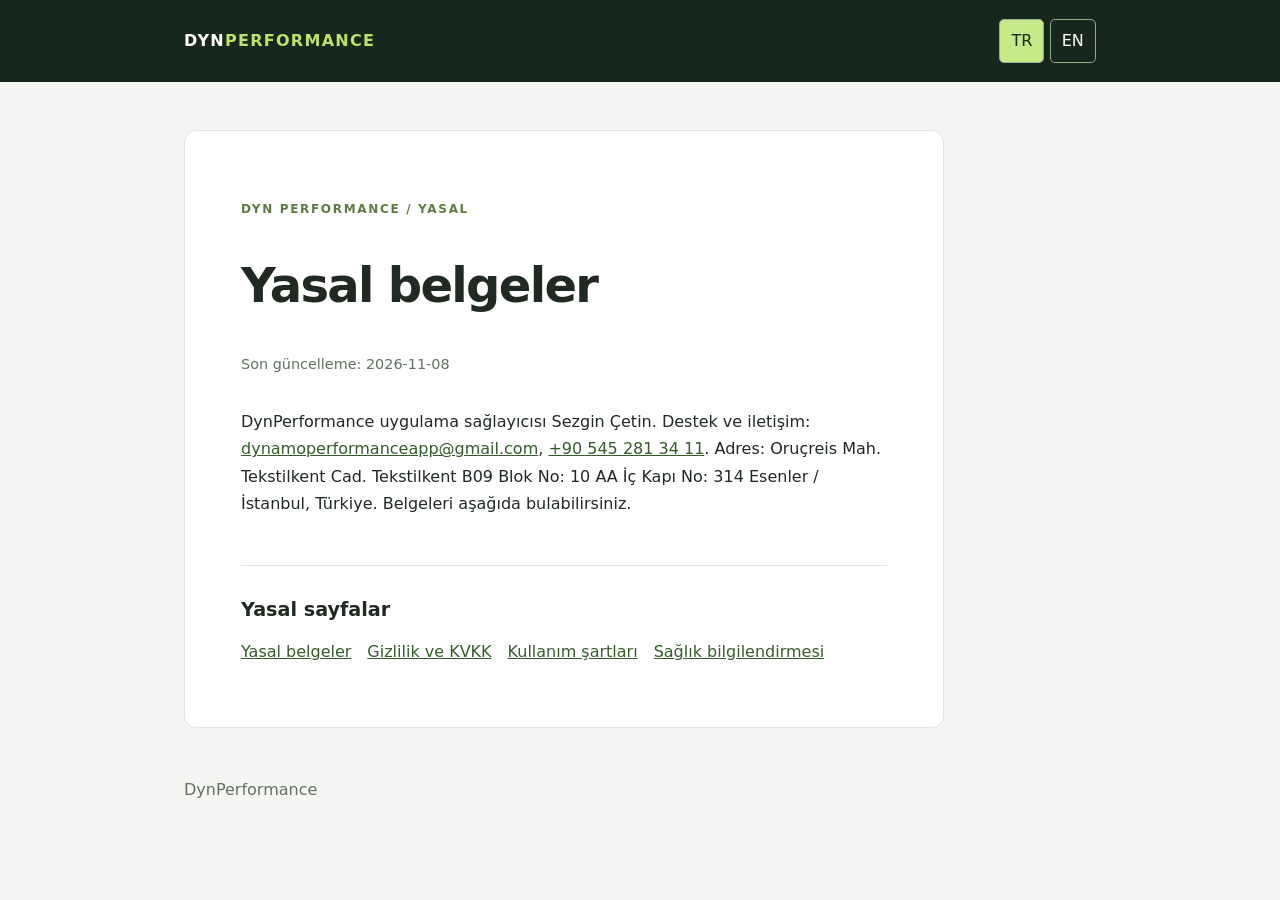
<file: index.html>
<!doctype html><html lang="tr"><head><meta charset="utf-8"><meta name="viewport" content="width=device-width,initial-scale=1"><title>Yasal belgeler | DynPerformance</title><link rel="stylesheet" href="style.css"><script defer src="language.js"></script></head><body><header><div class="bar"><a class="brand" href="index.html">DYN<span>PERFORMANCE</span></a><div aria-label="Language"><button data-lang="tr" aria-pressed="true">TR</button> <button data-lang="en" aria-pressed="false">EN</button></div></div></header><main><article lang="tr" data-content="tr"><p class="eyebrow">DYN PERFORMANCE / YASAL</p><h1>Yasal belgeler</h1><p class="date">Son güncelleme: <time datetime="2026-11-08">2026-11-08</time></p><p>DynPerformance uygulama sağlayıcısı Sezgin Çetin. Destek ve iletişim: <a href="mailto:dynamoperformanceapp@gmail.com">dynamoperformanceapp@gmail.com</a>, <a href="tel:+905452813411">+90 545 281 34 11</a>. Adres: Oruçreis Mah. Tekstilkent Cad. Tekstilkent B09 Blok No: 10 AA İç Kapı No: 314 Esenler / İstanbul, Türkiye. Belgeleri aşağıda bulabilirsiniz.</p><nav><h2>Yasal sayfalar</h2><a href="index.html">Yasal belgeler</a><a href="privacy-policy.html">Gizlilik ve KVKK</a><a href="terms-of-use.html">Kullanım şartları</a><a href="health-disclaimer.html">Sağlık bilgilendirmesi</a></nav></article><article lang="en" data-content="en"><p class="eyebrow">DYN PERFORMANCE / LEGAL</p><h1>Legal documents</h1><p class="date">Last updated: <time datetime="2026-11-08">2026-11-08</time></p><p>DynPerformance app provider: Sezgin Çetin. Support and contact: <a href="mailto:dynamoperformanceapp@gmail.com">dynamoperformanceapp@gmail.com</a>, <a href="tel:+905452813411">+90 545 281 34 11</a>. Address: Oruçreis Mah. Tekstilkent Cad. Tekstilkent B09 Blok No: 10 AA İç Kapı No: 314 Esenler / İstanbul, Türkiye. Find the documents below.</p><nav><h2>Legal pages</h2><a href="index.html">Legal documents</a><a href="privacy-policy.html">Privacy and personal data</a><a href="terms-of-use.html">Terms of use</a><a href="health-disclaimer.html">Health disclaimer</a></nav></article></main><footer>DynPerformance</footer></body></html>
</file>
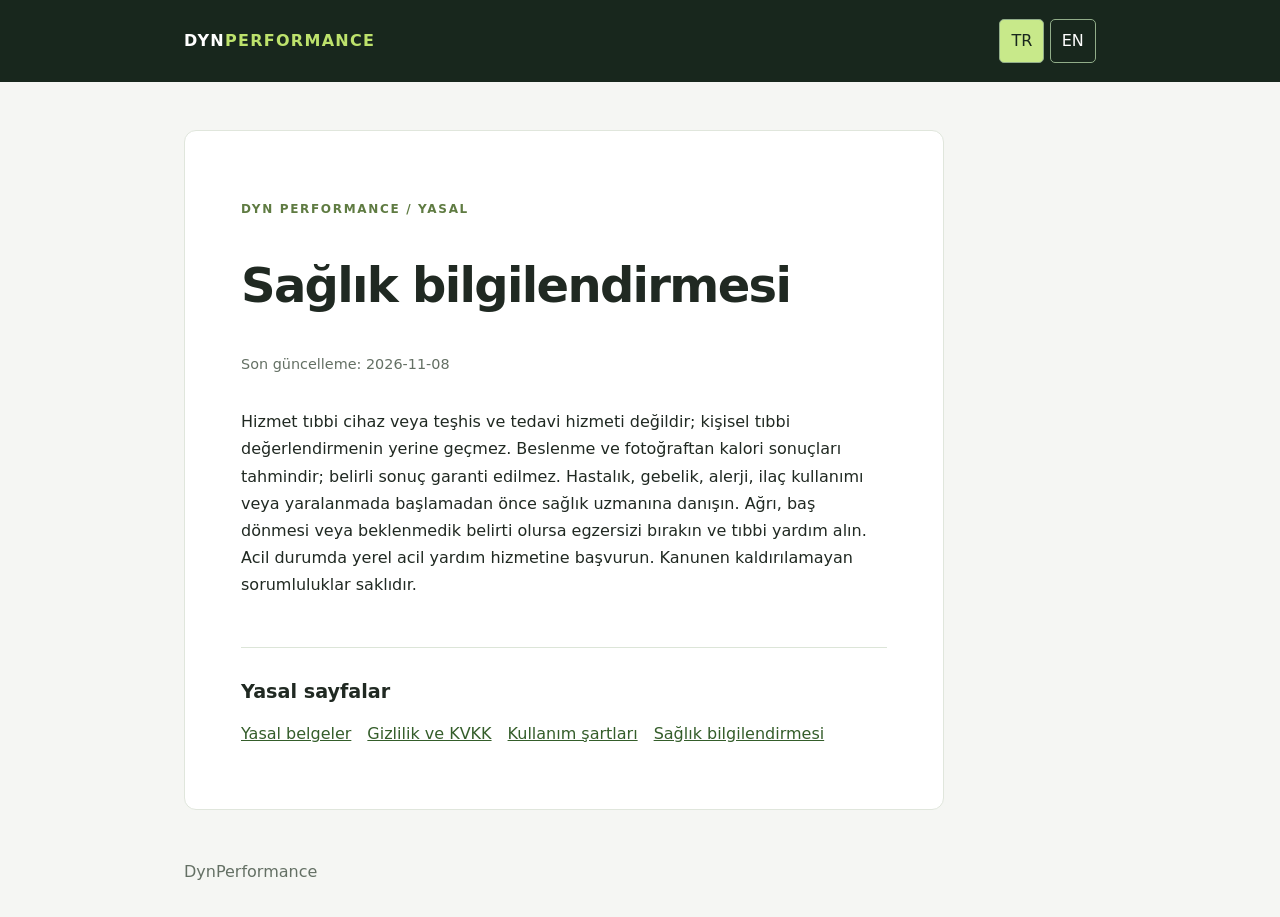
<file: health-disclaimer.html>
<!doctype html><html lang="tr"><head><meta charset="utf-8"><meta name="viewport" content="width=device-width,initial-scale=1"><title>Sağlık bilgilendirmesi | DynPerformance</title><link rel="stylesheet" href="style.css"><script defer src="language.js"></script></head><body><header><div class="bar"><a class="brand" href="index.html">DYN<span>PERFORMANCE</span></a><div aria-label="Language"><button data-lang="tr" aria-pressed="true">TR</button> <button data-lang="en" aria-pressed="false">EN</button></div></div></header><main><article lang="tr" data-content="tr"><p class="eyebrow">DYN PERFORMANCE / YASAL</p><h1>Sağlık bilgilendirmesi</h1><p class="date">Son güncelleme: <time datetime="2026-11-08">2026-11-08</time></p><p>Hizmet tıbbi cihaz veya teşhis ve tedavi hizmeti değildir; kişisel tıbbi değerlendirmenin yerine geçmez. Beslenme ve fotoğraftan kalori sonuçları tahmindir; belirli sonuç garanti edilmez. Hastalık, gebelik, alerji, ilaç kullanımı veya yaralanmada başlamadan önce sağlık uzmanına danışın. Ağrı, baş dönmesi veya beklenmedik belirti olursa egzersizi bırakın ve tıbbi yardım alın. Acil durumda yerel acil yardım hizmetine başvurun. Kanunen kaldırılamayan sorumluluklar saklıdır.</p><nav><h2>Yasal sayfalar</h2><a href="index.html">Yasal belgeler</a><a href="privacy-policy.html">Gizlilik ve KVKK</a><a href="terms-of-use.html">Kullanım şartları</a><a href="health-disclaimer.html">Sağlık bilgilendirmesi</a></nav></article><article lang="en" data-content="en"><p class="eyebrow">DYN PERFORMANCE / LEGAL</p><h1>Health disclaimer</h1><p class="date">Last updated: <time datetime="2026-11-08">2026-11-08</time></p><p>The service is not a medical device or diagnosis or treatment service and does not replace individual medical assessment. Nutrition and photo-based calorie results are estimates; no particular result is guaranteed. Consult a health professional before starting if you have an illness, pregnancy, allergy, medication use or injury. Stop exercising and seek medical help for pain, dizziness or unexpected symptoms. In an emergency contact local emergency services. Liability that cannot legally be excluded remains intact.</p><nav><h2>Legal pages</h2><a href="index.html">Legal documents</a><a href="privacy-policy.html">Privacy and personal data</a><a href="terms-of-use.html">Terms of use</a><a href="health-disclaimer.html">Health disclaimer</a></nav></article></main><footer>DynPerformance</footer></body></html>
</file>
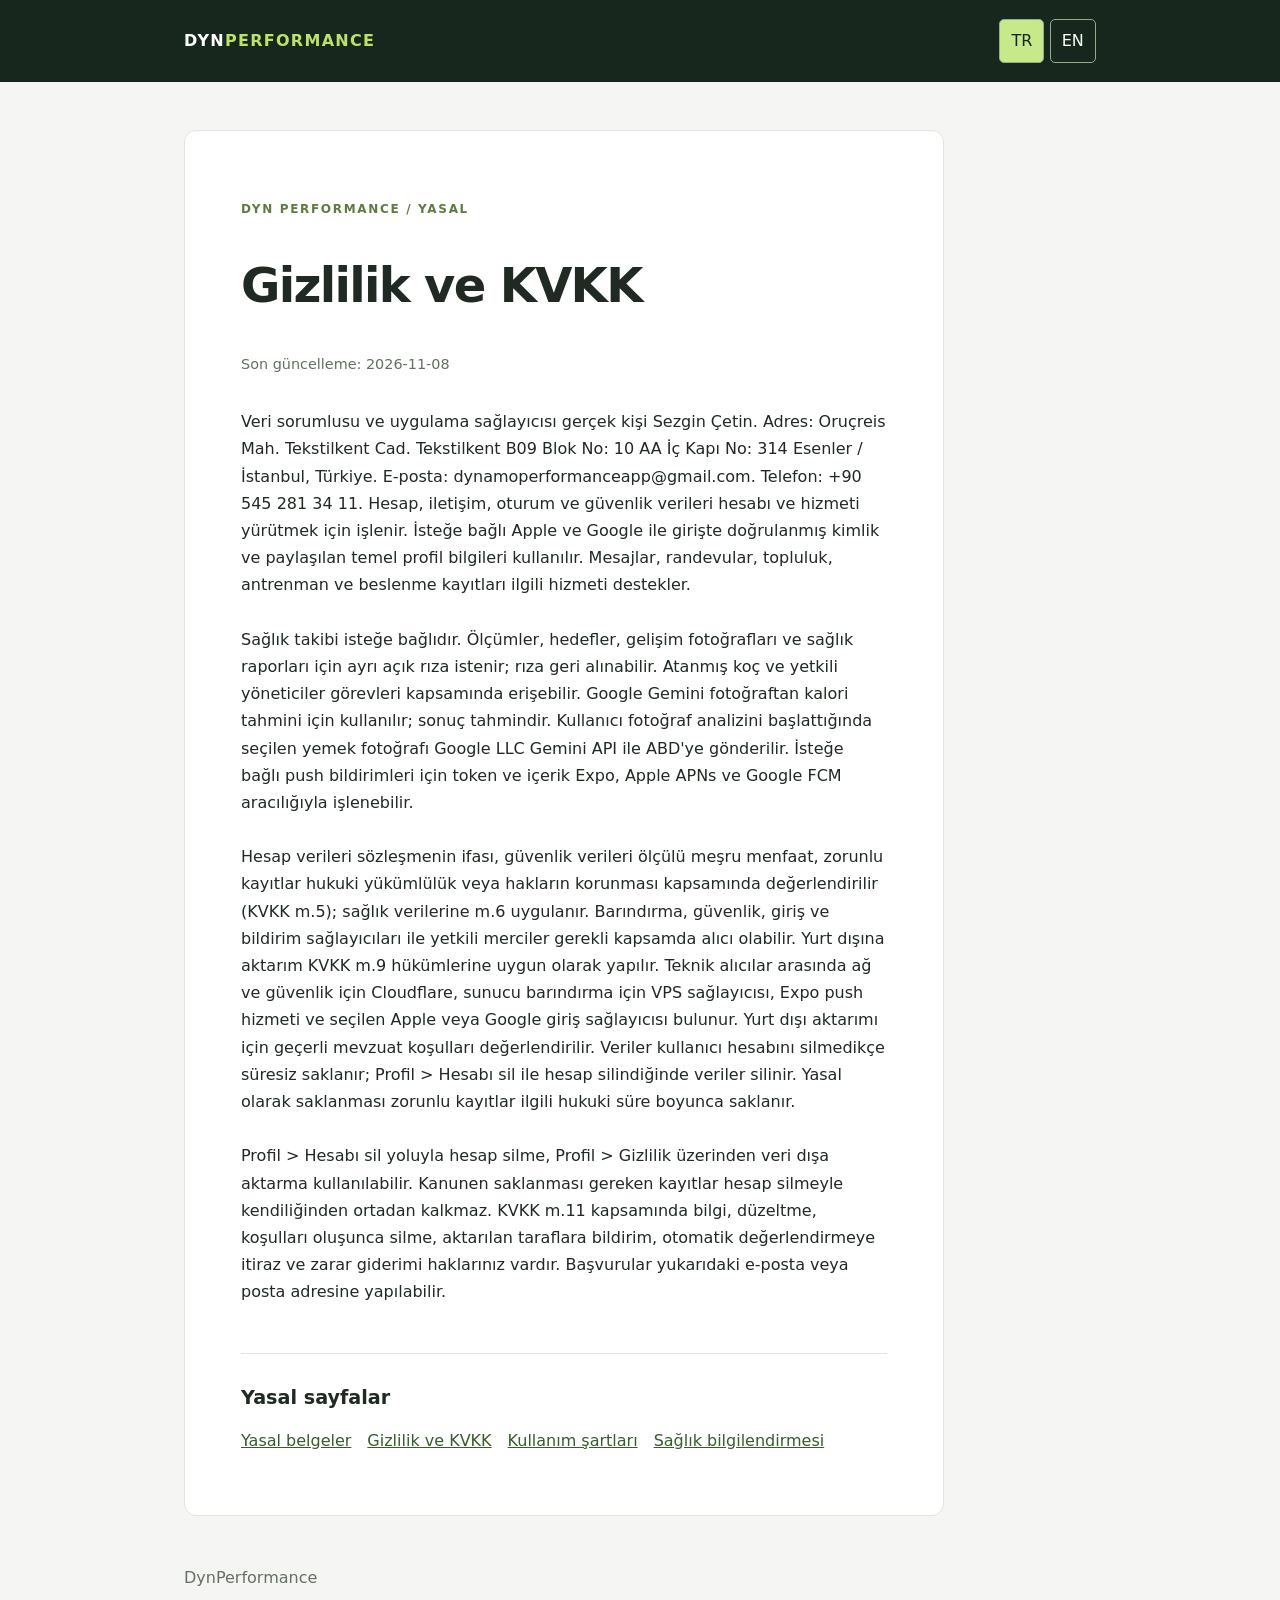
<file: privacy-policy.html>
<!doctype html><html lang="tr"><head><meta charset="utf-8"><meta name="viewport" content="width=device-width,initial-scale=1"><title>Gizlilik ve KVKK | DynPerformance</title><link rel="stylesheet" href="style.css"><script defer src="language.js"></script></head><body><header><div class="bar"><a class="brand" href="index.html">DYN<span>PERFORMANCE</span></a><div aria-label="Language"><button data-lang="tr" aria-pressed="true">TR</button> <button data-lang="en" aria-pressed="false">EN</button></div></div></header><main><article lang="tr" data-content="tr"><p class="eyebrow">DYN PERFORMANCE / YASAL</p><h1>Gizlilik ve KVKK</h1><p class="date">Son güncelleme: <time datetime="2026-11-08">2026-11-08</time></p><p>Veri sorumlusu ve uygulama sağlayıcısı gerçek kişi Sezgin Çetin. Adres: Oruçreis Mah. Tekstilkent Cad. Tekstilkent B09 Blok No: 10 AA İç Kapı No: 314 Esenler / İstanbul, Türkiye. E-posta: dynamoperformanceapp@gmail.com. Telefon: +90 545 281 34 11. Hesap, iletişim, oturum ve güvenlik verileri hesabı ve hizmeti yürütmek için işlenir. İsteğe bağlı Apple ve Google ile girişte doğrulanmış kimlik ve paylaşılan temel profil bilgileri kullanılır. Mesajlar, randevular, topluluk, antrenman ve beslenme kayıtları ilgili hizmeti destekler.<br><br>Sağlık takibi isteğe bağlıdır. Ölçümler, hedefler, gelişim fotoğrafları ve sağlık raporları için ayrı açık rıza istenir; rıza geri alınabilir. Atanmış koç ve yetkili yöneticiler görevleri kapsamında erişebilir. Google Gemini fotoğraftan kalori tahmini için kullanılır; sonuç tahmindir. Kullanıcı fotoğraf analizini başlattığında seçilen yemek fotoğrafı Google LLC Gemini API ile ABD'ye gönderilir. İsteğe bağlı push bildirimleri için token ve içerik Expo, Apple APNs ve Google FCM aracılığıyla işlenebilir.<br><br>Hesap verileri sözleşmenin ifası, güvenlik verileri ölçülü meşru menfaat, zorunlu kayıtlar hukuki yükümlülük veya hakların korunması kapsamında değerlendirilir (KVKK m.5); sağlık verilerine m.6 uygulanır. Barındırma, güvenlik, giriş ve bildirim sağlayıcıları ile yetkili merciler gerekli kapsamda alıcı olabilir. Yurt dışına aktarım KVKK m.9 hükümlerine uygun olarak yapılır. Teknik alıcılar arasında ağ ve güvenlik için Cloudflare, sunucu barındırma için VPS sağlayıcısı, Expo push hizmeti ve seçilen Apple veya Google giriş sağlayıcısı bulunur. Yurt dışı aktarımı için geçerli mevzuat koşulları değerlendirilir. Veriler kullanıcı hesabını silmedikçe süresiz saklanır; Profil > Hesabı sil ile hesap silindiğinde veriler silinir. Yasal olarak saklanması zorunlu kayıtlar ilgili hukuki süre boyunca saklanır.<br><br>Profil &gt; Hesabı sil yoluyla hesap silme, Profil &gt; Gizlilik üzerinden veri dışa aktarma kullanılabilir. Kanunen saklanması gereken kayıtlar hesap silmeyle kendiliğinden ortadan kalkmaz. KVKK m.11 kapsamında bilgi, düzeltme, koşulları oluşunca silme, aktarılan taraflara bildirim, otomatik değerlendirmeye itiraz ve zarar giderimi haklarınız vardır. Başvurular yukarıdaki e-posta veya posta adresine yapılabilir.</p><nav><h2>Yasal sayfalar</h2><a href="index.html">Yasal belgeler</a><a href="privacy-policy.html">Gizlilik ve KVKK</a><a href="terms-of-use.html">Kullanım şartları</a><a href="health-disclaimer.html">Sağlık bilgilendirmesi</a></nav></article><article lang="en" data-content="en"><p class="eyebrow">DYN PERFORMANCE / LEGAL</p><h1>Privacy and personal data</h1><p class="date">Last updated: <time datetime="2026-11-08">2026-11-08</time></p><p>The data controller and app provider is Sezgin Çetin, a natural person. Address: Oruçreis Mah. Tekstilkent Cad. Tekstilkent B09 Blok No: 10 AA İç Kapı No: 314 Esenler / İstanbul, Türkiye. Email: dynamoperformanceapp@gmail.com. Phone: +90 545 281 34 11. Account, contact, session and security data support the account and service. Optional Apple and Google sign-in uses verified identifiers and shared basic profile details. Messages, appointments, community, workout and nutrition records support the relevant service.<br><br>Health tracking is optional. Separate explicit consent is requested for measurements, goals, progress photos and health reports and may be withdrawn. Assigned coaches and authorised administrators may access data within their duties. Google Gemini estimates calories from photos; results are estimates. When the user starts photo analysis, the selected food photo is sent to the Google LLC Gemini API in the United States. Optional push notification tokens and content may be processed via Expo, Apple APNs and Google FCM.<br><br>Account data is assessed under contract performance, security data under proportionate legitimate interests and mandatory records under legal obligations or protection of rights (KVKK Article 5); Article 6 applies to health data. Hosting, security, sign-in and notification providers and competent authorities may receive necessary data. International transfers are carried out in line with KVKK Article 9. Technical recipients include Cloudflare for network and security, a VPS hosting provider, the Expo push service, and the selected Apple or Google sign-in provider. Applicable legal requirements are assessed for international transfers. Data is retained indefinitely unless the user deletes the account; data is deleted when the account is deleted through Profile > Delete account. Records required by law are retained for the applicable legal period.<br><br>Use Profile &gt; Delete account to delete an account and Profile &gt; Privacy to export a data copy. Records required by law are not automatically removed upon deletion. KVKK Article 11 provides rights including information, correction, deletion when applicable, notification to recipients, objection to automated assessment and compensation. Requests may be sent to the email or postal address above.</p><nav><h2>Legal pages</h2><a href="index.html">Legal documents</a><a href="privacy-policy.html">Privacy and personal data</a><a href="terms-of-use.html">Terms of use</a><a href="health-disclaimer.html">Health disclaimer</a></nav></article></main><footer>DynPerformance</footer></body></html>
</file>
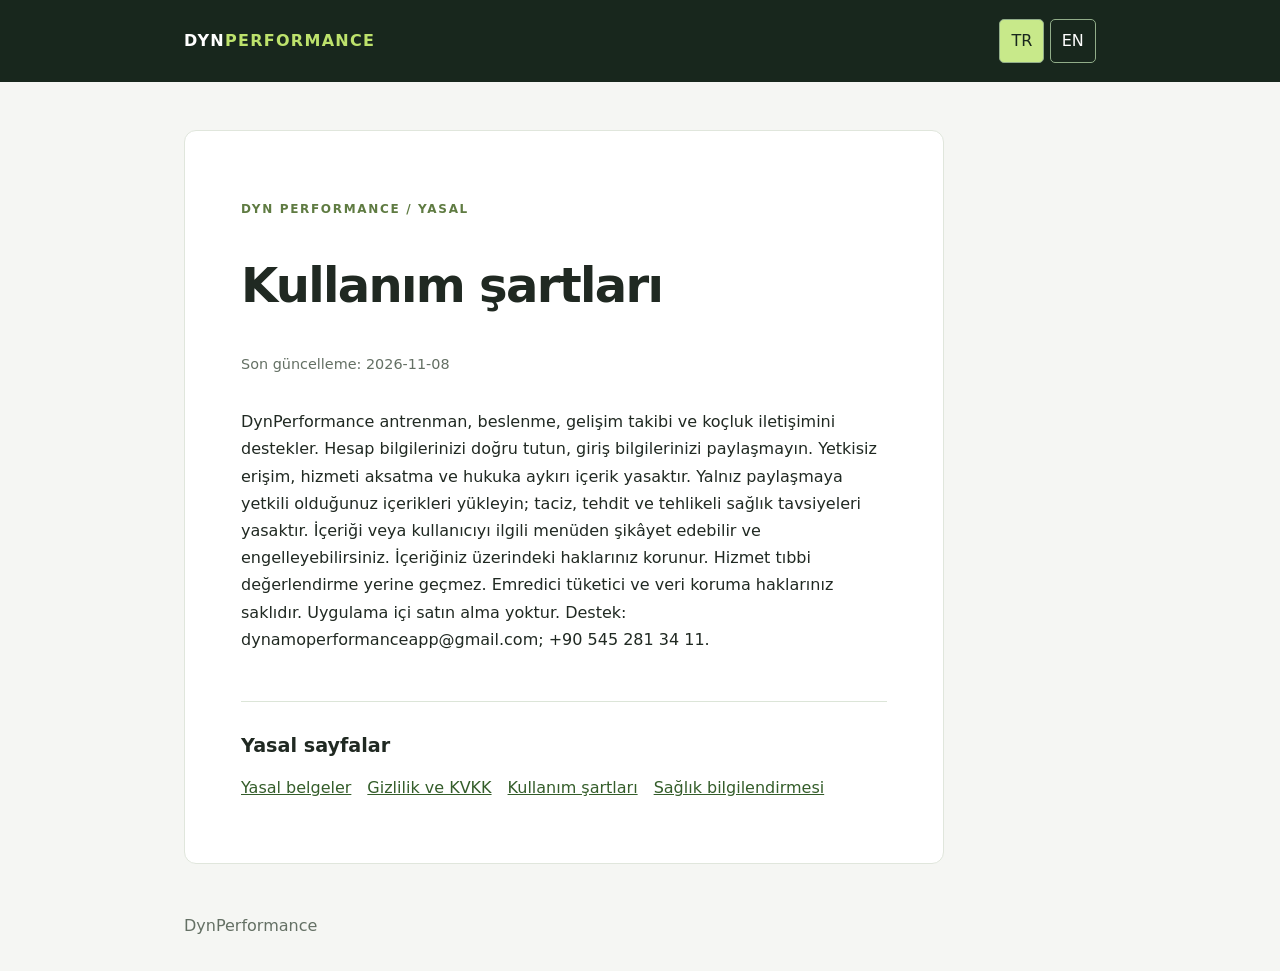
<file: terms-of-use.html>
<!doctype html><html lang="tr"><head><meta charset="utf-8"><meta name="viewport" content="width=device-width,initial-scale=1"><title>Kullanım şartları | DynPerformance</title><link rel="stylesheet" href="style.css"><script defer src="language.js"></script></head><body><header><div class="bar"><a class="brand" href="index.html">DYN<span>PERFORMANCE</span></a><div aria-label="Language"><button data-lang="tr" aria-pressed="true">TR</button> <button data-lang="en" aria-pressed="false">EN</button></div></div></header><main><article lang="tr" data-content="tr"><p class="eyebrow">DYN PERFORMANCE / YASAL</p><h1>Kullanım şartları</h1><p class="date">Son güncelleme: <time datetime="2026-11-08">2026-11-08</time></p><p>DynPerformance antrenman, beslenme, gelişim takibi ve koçluk iletişimini destekler. Hesap bilgilerinizi doğru tutun, giriş bilgilerinizi paylaşmayın. Yetkisiz erişim, hizmeti aksatma ve hukuka aykırı içerik yasaktır. Yalnız paylaşmaya yetkili olduğunuz içerikleri yükleyin; taciz, tehdit ve tehlikeli sağlık tavsiyeleri yasaktır. İçeriği veya kullanıcıyı ilgili menüden şikâyet edebilir ve engelleyebilirsiniz. İçeriğiniz üzerindeki haklarınız korunur. Hizmet tıbbi değerlendirme yerine geçmez. Emredici tüketici ve veri koruma haklarınız saklıdır. Uygulama içi satın alma yoktur. Destek: dynamoperformanceapp@gmail.com; +90 545 281 34 11.</p><nav><h2>Yasal sayfalar</h2><a href="index.html">Yasal belgeler</a><a href="privacy-policy.html">Gizlilik ve KVKK</a><a href="terms-of-use.html">Kullanım şartları</a><a href="health-disclaimer.html">Sağlık bilgilendirmesi</a></nav></article><article lang="en" data-content="en"><p class="eyebrow">DYN PERFORMANCE / LEGAL</p><h1>Terms of use</h1><p class="date">Last updated: <time datetime="2026-11-08">2026-11-08</time></p><p>DynPerformance supports workout, nutrition and progress tracking and coaching communication. Keep account details accurate and do not share credentials. Unauthorised access, disruption and unlawful content are prohibited. Upload only content you are entitled to share; harassment, threats and dangerous health advice are prohibited. Report content or users and block users from the relevant menu. You retain rights in your content. The service does not replace medical assessment. Mandatory consumer and data protection rights remain intact. There are no in-app purchases. Support: dynamoperformanceapp@gmail.com; +90 545 281 34 11.</p><nav><h2>Legal pages</h2><a href="index.html">Legal documents</a><a href="privacy-policy.html">Privacy and personal data</a><a href="terms-of-use.html">Terms of use</a><a href="health-disclaimer.html">Health disclaimer</a></nav></article></main><footer>DynPerformance</footer></body></html>
</file>
<file: style.css>
*{box-sizing:border-box}body{margin:0;background:#f5f6f3;color:#202922;font:16px/1.7 system-ui,sans-serif}header{background:#18271d;color:white}.bar{max-width:960px;margin:auto;padding:1.2rem 1.5rem;display:flex;justify-content:space-between;align-items:center;gap:1rem}.brand{font-weight:800;letter-spacing:.08em;color:white;text-decoration:none}.brand span{color:#bde26c}button{border:1px solid #91ad89;border-radius:5px;padding:.45rem .7rem;background:transparent;color:white;cursor:pointer;font:inherit}button[aria-pressed=true]{background:#c8e98a;color:#18271d}main{max-width:960px;margin:3rem auto;padding:0 1.5rem}article{max-width:760px;background:white;border:1px solid #e0e6dc;border-radius:12px;padding:clamp(1.4rem,5vw,3.5rem)}h1{font-size:clamp(2rem,5vw,3rem);line-height:1.1;letter-spacing:-.035em}h2{font-size:1.2rem;line-height:1.3;margin:2rem 0 .6rem}.eyebrow{font-size:.75rem;font-weight:700;letter-spacing:.14em;color:#5f7b42}.date{color:#647064;font-size:.9rem;margin-bottom:2rem}nav{border-top:1px solid #dce5d8;margin-top:3rem}nav a{display:inline-block;margin:.35rem 1rem .35rem 0}a{color:#345d2a}a:focus-visible,button:focus-visible{outline:3px solid #a3c858;outline-offset:3px}footer{max-width:960px;margin:auto;padding:0 1.5rem 2rem;color:#647064}[hidden]{display:none!important}@media(max-width:480px){main{margin:1.5rem auto;padding:0 1rem}.bar{padding:1rem}.brand{font-size:.85rem}}
</file>
